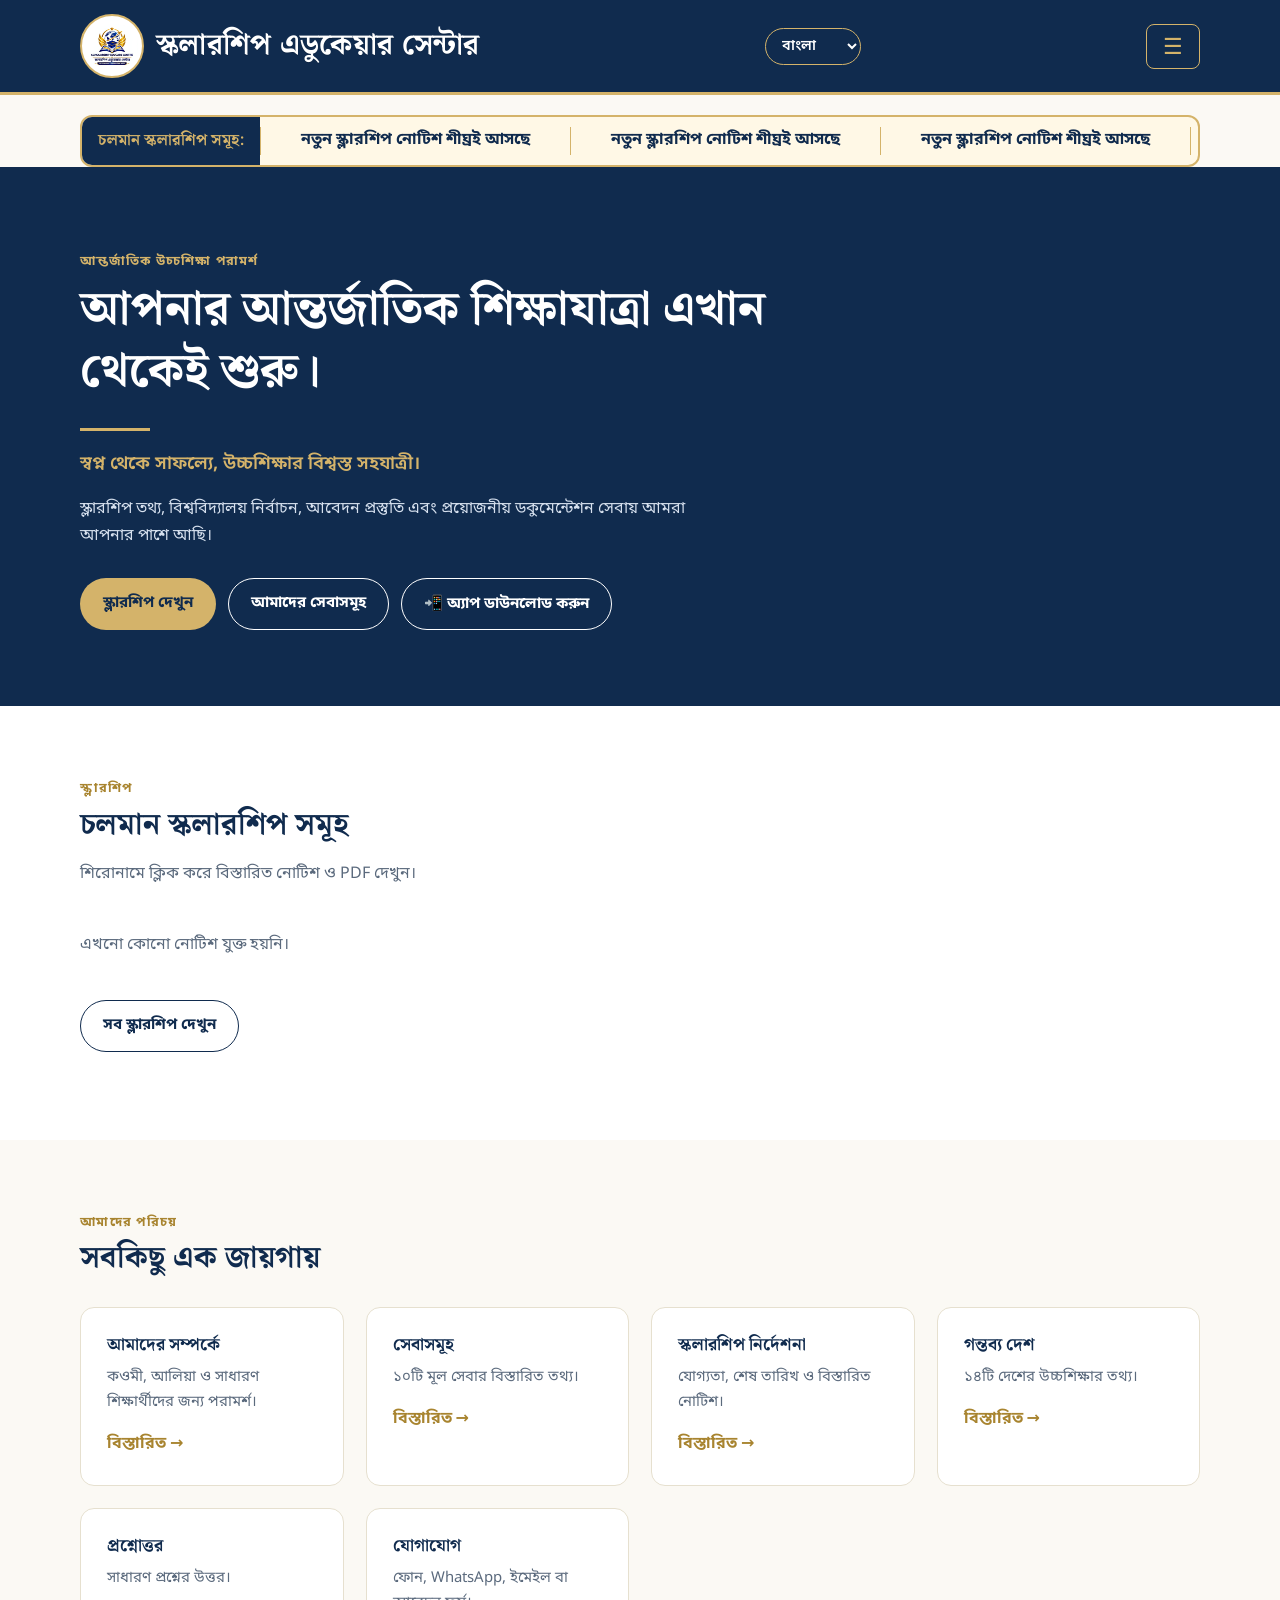
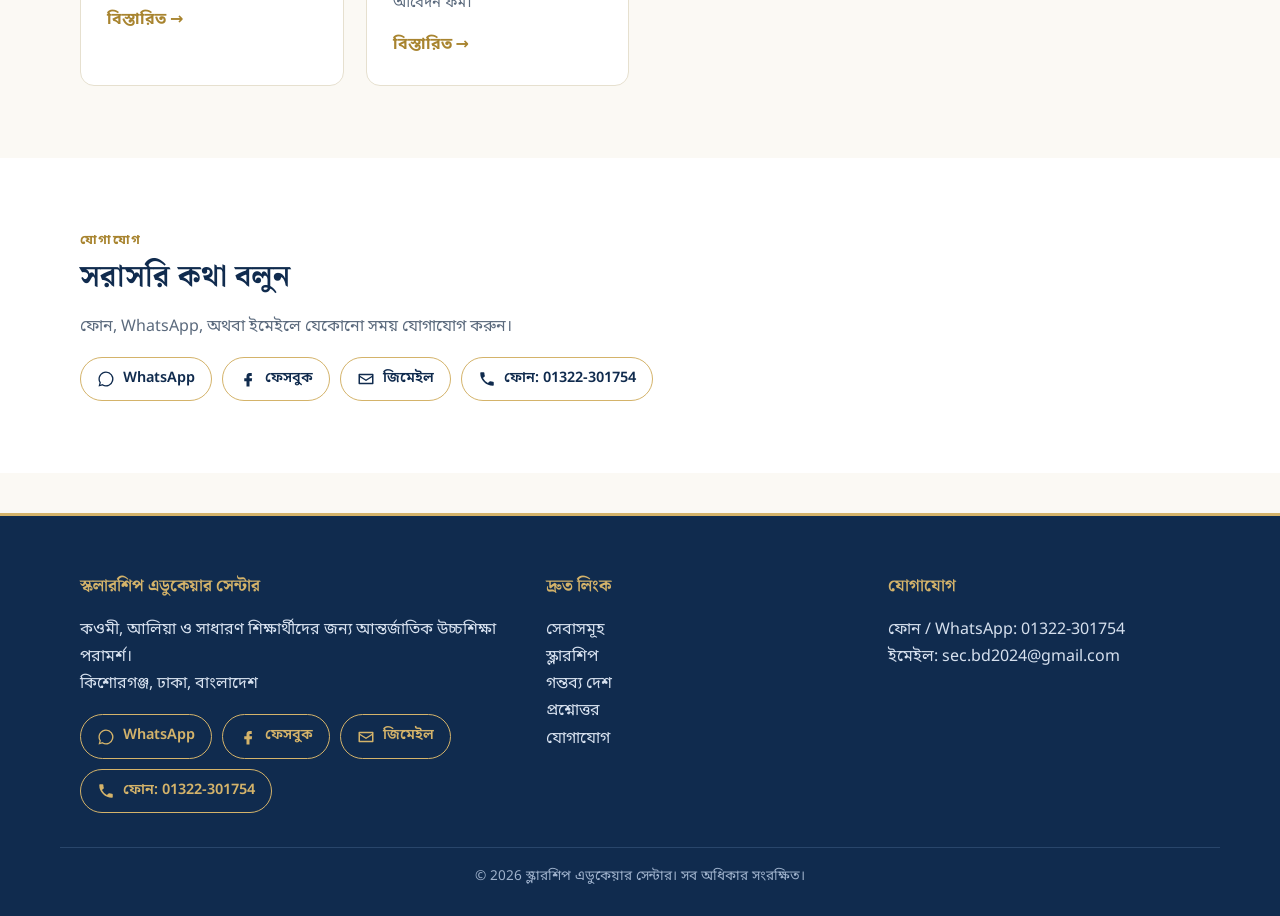
<file: index.html>
<!DOCTYPE html>
<html lang="bn"><head><meta charset="UTF-8"><meta name="viewport" content="width=device-width,initial-scale=1,viewport-fit=cover"><meta name="theme-color" content="#102B4E"><link rel="manifest" href="manifest.json"><link rel="apple-touch-icon" href="icon-192.png"><link href="https://fonts.googleapis.com/css2?family=Noto+Sans+Bengali:wght@400;600;700&family=Noto+Serif+Bengali:wght@600;700&display=swap" rel="stylesheet"><link rel="stylesheet" href="style.css"><title>উচ্চশিক্ষার বিশ্বস্ত সহযাত্রী | স্কলারশিপ এডুকেয়ার সেন্টার</title><meta name="description" content="স্কলারশিপ এডুকেয়ার সেন্টার: স্কলারশিপ নির্দেশনা, বিশ্ববিদ্যালয় নির্বাচন, ডকুমেন্ট প্রস্তুতি ও আবেদন সহায়তা।"></head>
<body>

<section class="hero"><div class="wrap">
<p class="eyebrow" style="color:#D4B36A">আন্তর্জাতিক উচ্চশিক্ষা পরামর্শ</p>
<h1>আপনার আন্তর্জাতিক শিক্ষাযাত্রা এখান থেকেই শুরু।</h1>
<div class="gold-line"></div>
<p class="sub">স্বপ্ন থেকে সাফল্যে, উচ্চশিক্ষার বিশ্বস্ত সহযাত্রী।</p>
<p>স্কলারশিপ তথ্য, বিশ্ববিদ্যালয় নির্বাচন, আবেদন প্রস্তুতি এবং প্রয়োজনীয় ডকুমেন্টেশন সেবায় আমরা আপনার পাশে আছি।</p>
<div class="hero-actions">
<a class="btn btn-gold" href="scholarships.html">স্কলারশিপ দেখুন</a>
<a class="btn btn-light" href="services.html">আমাদের সেবাসমূহ</a>
<button class="btn btn-light" id="installBtn" type="button">📲 অ্যাপ ডাউনলোড করুন</button>
</div></div></section>
<section class="block alt"><div class="wrap">
<p class="eyebrow">স্কলারশিপ</p><h2>চলমান স্কলারশিপ সমূহ</h2>
<p class="lead">শিরোনামে ক্লিক করে বিস্তারিত নোটিশ ও PDF দেখুন।</p>
<div class="grid" id="noticeList" data-limit="3"></div>
<p style="margin-top:24px"><a class="btn btn-line" href="scholarships.html">সব স্কলারশিপ দেখুন</a></p>
</div></section>
<section class="block"><div class="wrap">
<p class="eyebrow">আমাদের পরিচয়</p><h2>সবকিছু এক জায়গায়</h2>
<div class="grid">
<a class="card" href="about.html"><h3>আমাদের সম্পর্কে</h3><p>কওমী, আলিয়া ও সাধারণ শিক্ষার্থীদের জন্য পরামর্শ।</p><span class="more">বিস্তারিত →</span></a>
<a class="card" href="services.html"><h3>সেবাসমূহ</h3><p>১০টি মূল সেবার বিস্তারিত তথ্য।</p><span class="more">বিস্তারিত →</span></a>
<a class="card" href="scholarships.html"><h3>স্কলারশিপ নির্দেশনা</h3><p>যোগ্যতা, শেষ তারিখ ও বিস্তারিত নোটিশ।</p><span class="more">বিস্তারিত →</span></a>
<a class="card" href="destinations.html"><h3>গন্তব্য দেশ</h3><p>১৪টি দেশের উচ্চশিক্ষার তথ্য।</p><span class="more">বিস্তারিত →</span></a>
<a class="card" href="faq.html"><h3>প্রশ্নোত্তর</h3><p>সাধারণ প্রশ্নের উত্তর।</p><span class="more">বিস্তারিত →</span></a>
<a class="card" href="contact.html"><h3>যোগাযোগ</h3><p>ফোন, WhatsApp, ইমেইল বা আবেদন ফর্ম।</p><span class="more">বিস্তারিত →</span></a>
</div></div></section>
<section class="block alt"><div class="wrap">
<p class="eyebrow">যোগাযোগ</p><h2>সরাসরি কথা বলুন</h2>
<p class="lead">ফোন, WhatsApp, অথবা ইমেইলে যেকোনো সময় যোগাযোগ করুন।</p>
<div data-social></div>
</div></section>
<script src="common.js"></script>
</body></html>
</file>
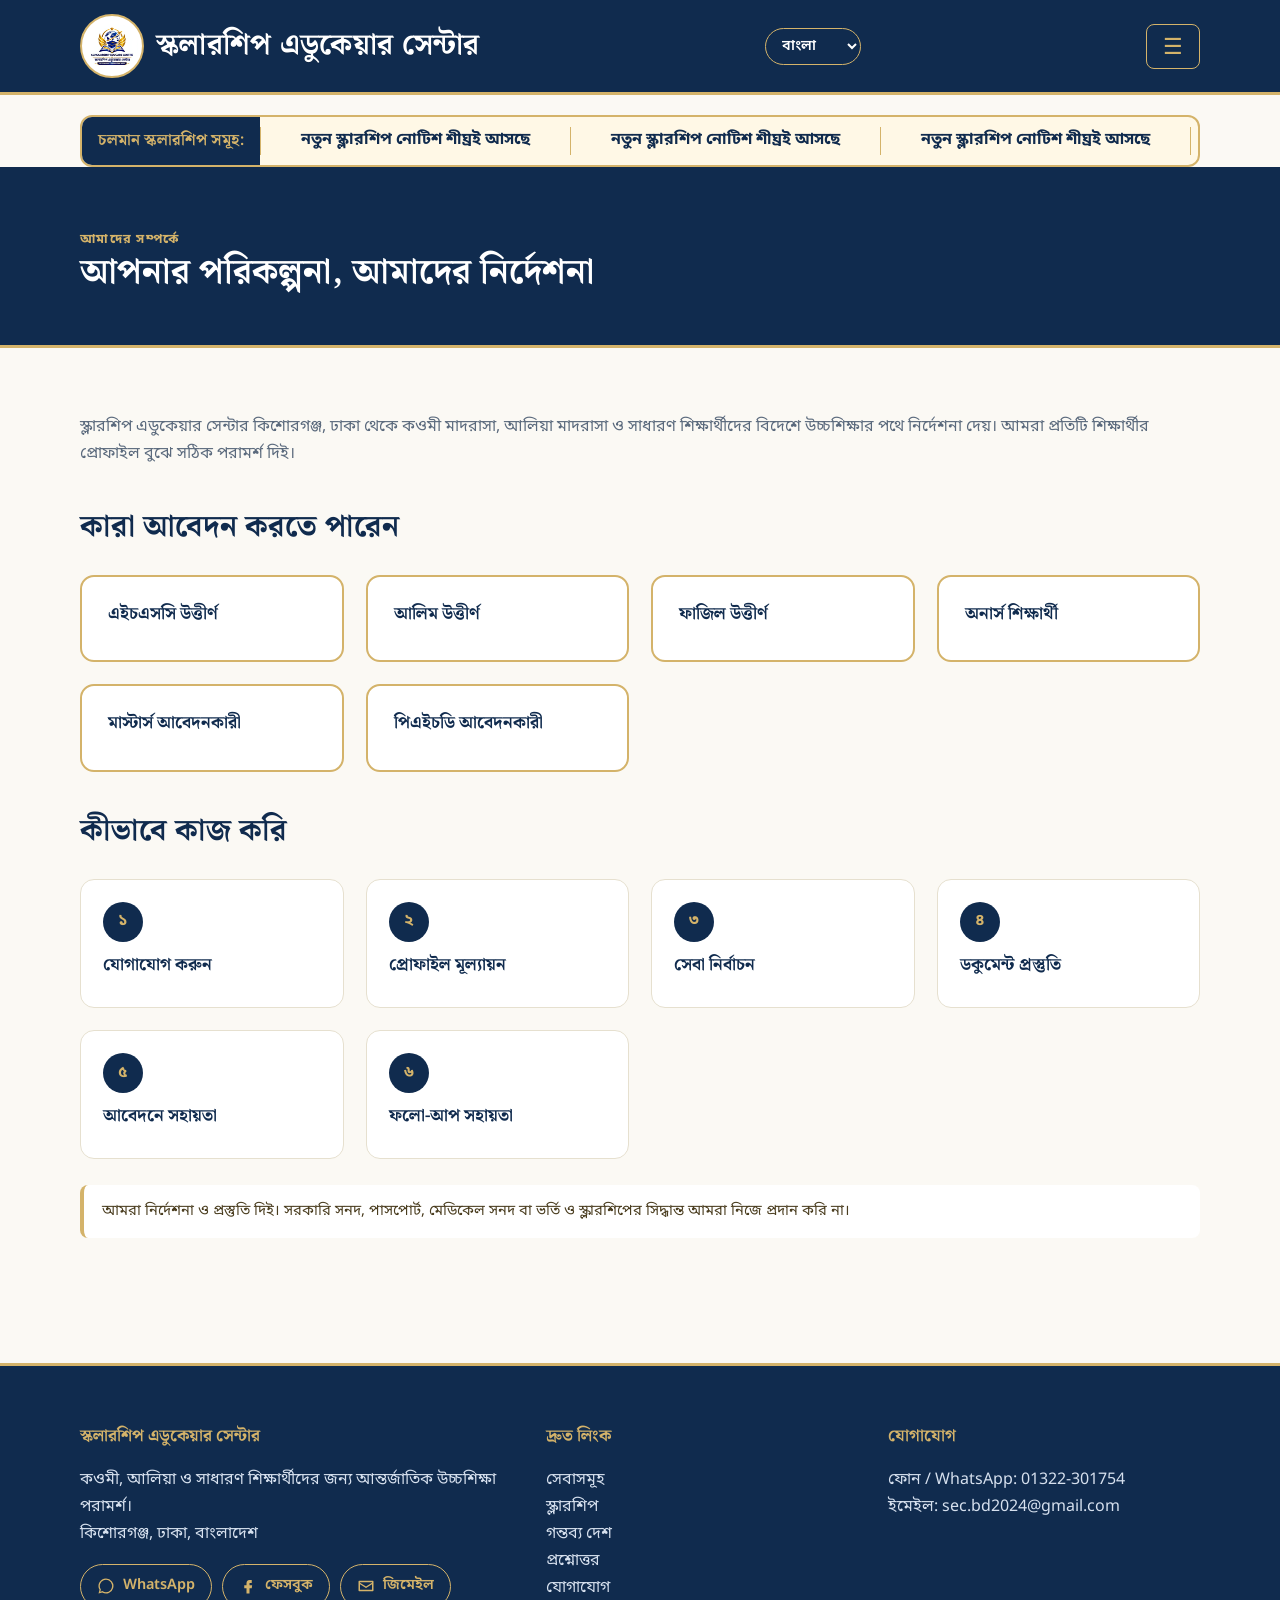
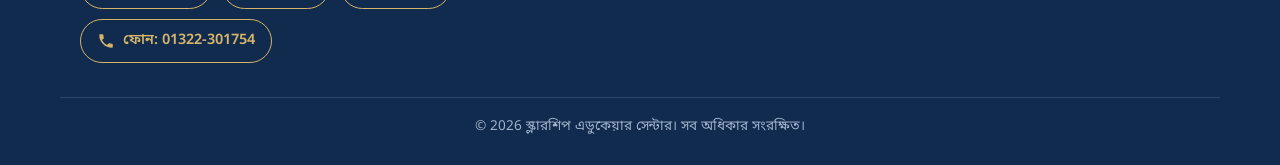
<file: about.html>
<!DOCTYPE html>
<html lang="bn"><head><meta charset="UTF-8"><meta name="viewport" content="width=device-width,initial-scale=1,viewport-fit=cover"><meta name="theme-color" content="#102B4E"><link rel="manifest" href="manifest.json"><link rel="apple-touch-icon" href="icon-192.png"><link href="https://fonts.googleapis.com/css2?family=Noto+Sans+Bengali:wght@400;600;700&family=Noto+Serif+Bengali:wght@600;700&display=swap" rel="stylesheet"><link rel="stylesheet" href="style.css"><title>আমাদের সম্পর্কে | স্কলারশিপ এডুকেয়ার সেন্টার</title><meta name="description" content="স্কলারশিপ এডুকেয়ার সেন্টার সম্পর্কে জানুন।"></head>
<body>

<div class="page-hd"><div class="wrap"><p class="eyebrow" style="color:#D4B36A">আমাদের সম্পর্কে</p><h1>আপনার পরিকল্পনা, আমাদের নির্দেশনা</h1></div></div>
<main class="content"><div class="wrap">
<p class="lead" style="max-width:none">স্কলারশিপ এডুকেয়ার সেন্টার কিশোরগঞ্জ, ঢাকা থেকে কওমী মাদরাসা, আলিয়া মাদরাসা ও সাধারণ শিক্ষার্থীদের বিদেশে উচ্চশিক্ষার পথে নির্দেশনা দেয়। আমরা প্রতিটি শিক্ষার্থীর প্রোফাইল বুঝে সঠিক পরামর্শ দিই।</p>
<h2 style="margin-top:40px">কারা আবেদন করতে পারেন</h2>
<div class="grid">
<div class="card gold"><h3>এইচএসসি উত্তীর্ণ</h3></div><div class="card gold"><h3>আলিম উত্তীর্ণ</h3></div><div class="card gold"><h3>ফাজিল উত্তীর্ণ</h3></div>
<div class="card gold"><h3>অনার্স শিক্ষার্থী</h3></div><div class="card gold"><h3>মাস্টার্স আবেদনকারী</h3></div><div class="card gold"><h3>পিএইচডি আবেদনকারী</h3></div>
</div>
<h2 style="margin-top:40px">কীভাবে কাজ করি</h2>
<div class="grid steps">
<div class="card"><span class="num">১</span><h3>যোগাযোগ করুন</h3></div><div class="card"><span class="num">২</span><h3>প্রোফাইল মূল্যায়ন</h3></div><div class="card"><span class="num">৩</span><h3>সেবা নির্বাচন</h3></div>
<div class="card"><span class="num">৪</span><h3>ডকুমেন্ট প্রস্তুতি</h3></div><div class="card"><span class="num">৫</span><h3>আবেদনে সহায়তা</h3></div><div class="card"><span class="num">৬</span><h3>ফলো-আপ সহায়তা</h3></div>
</div>
<p class="note">আমরা নির্দেশনা ও প্রস্তুতি দিই। সরকারি সনদ, পাসপোর্ট, মেডিকেল সনদ বা ভর্তি ও স্কলারশিপের সিদ্ধান্ত আমরা নিজে প্রদান করি না।</p>
</div></main>
<script src="common.js"></script>
</body></html>
</file>
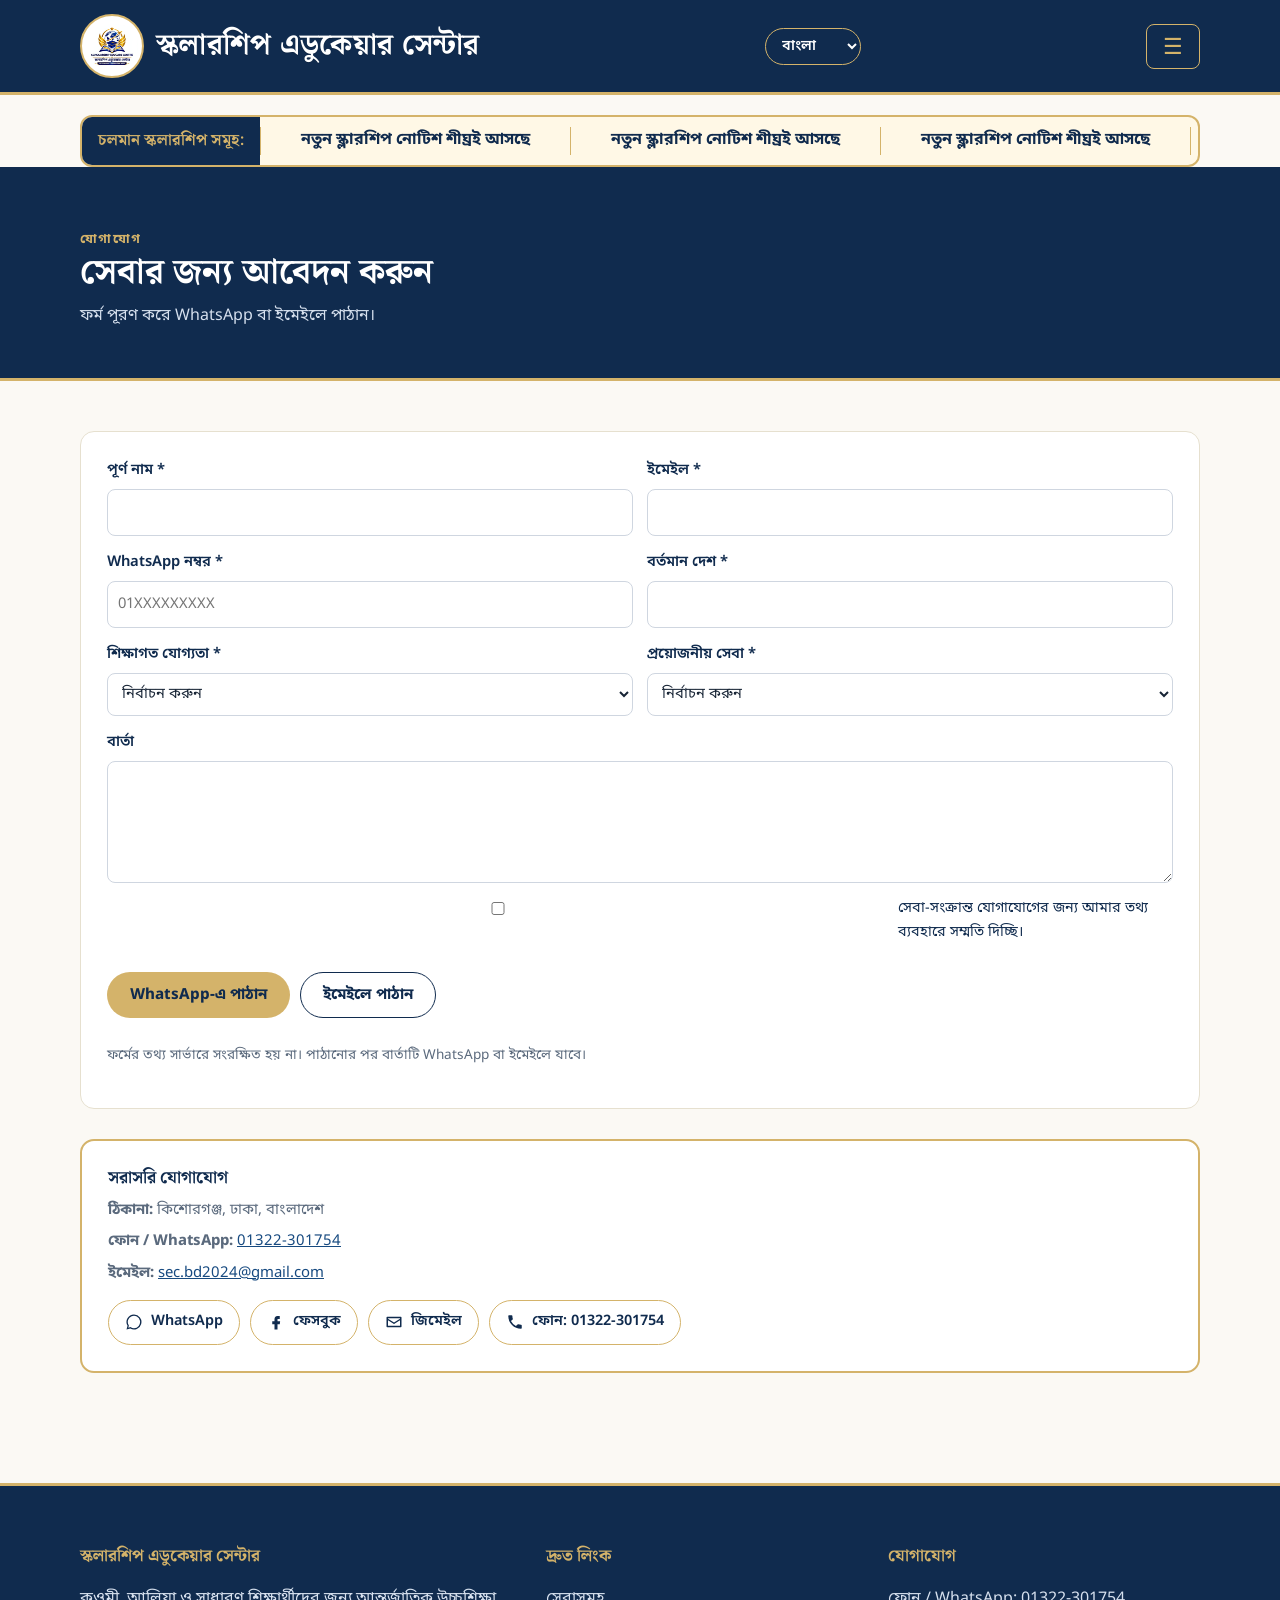
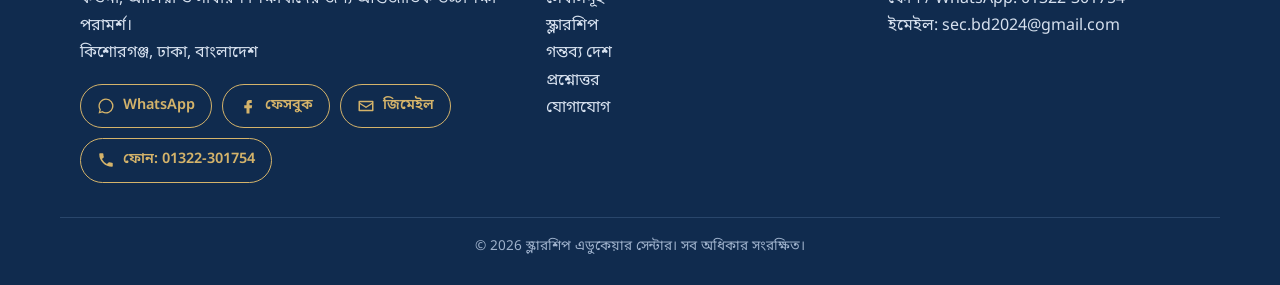
<file: contact.html>
<!DOCTYPE html>
<html lang="bn"><head><meta charset="UTF-8"><meta name="viewport" content="width=device-width,initial-scale=1,viewport-fit=cover"><meta name="theme-color" content="#102B4E"><link rel="manifest" href="manifest.json"><link rel="apple-touch-icon" href="icon-192.png"><link href="https://fonts.googleapis.com/css2?family=Noto+Sans+Bengali:wght@400;600;700&family=Noto+Serif+Bengali:wght@600;700&display=swap" rel="stylesheet"><link rel="stylesheet" href="style.css"><title>যোগাযোগ | স্কলারশিপ এডুকেয়ার সেন্টার</title><meta name="description" content="আবেদন ও যোগাযোগ: ফোন, WhatsApp, ইমেইল।"></head>
<body>

<div class="page-hd"><div class="wrap"><p class="eyebrow" style="color:#D4B36A">যোগাযোগ</p><h1>সেবার জন্য আবেদন করুন</h1><p>ফর্ম পূরণ করে WhatsApp বা ইমেইলে পাঠান।</p></div></div>
<main class="content"><div class="wrap" style="display:grid;gap:30px;grid-template-columns:1fr">
<form class="f" id="applyForm">
<div class="row2"><label>পূর্ণ নাম *<input name="name" required></label><label>ইমেইল *<input name="email" type="email" required></label></div>
<div class="row2"><label>WhatsApp নম্বর *<input name="phone" type="tel" required placeholder="01XXXXXXXXX"></label><label>বর্তমান দেশ *<input name="country" required></label></div>
<div class="row2"><label>শিক্ষাগত যোগ্যতা *<select name="edu" required><option value="">নির্বাচন করুন</option><option>এইচএসসি</option><option>আলিম</option><option>ফাজিল</option><option>অনার্স</option><option>মাস্টার্স</option><option>পিএইচডি</option></select></label>
<label>প্রয়োজনীয় সেবা *<select name="service" required><option value="">নির্বাচন করুন</option><option>স্কলারশিপ নির্দেশনা</option><option>বিশ্ববিদ্যালয় ও প্রোগ্রাম নির্বাচন</option><option>ডকুমেন্ট অনুবাদ ও নোটারি</option><option>সনদ প্রত্যয়ন ও ই-অ্যাপোস্টিল</option><option>LOI / মোটিভেশন লেটার / SOP</option><option>স্কিল সার্টিফিকেট সহায়তা</option><option>মেডিকেল সার্টিফিকেট সহায়তা</option><option>ইন্টারভিউ প্রস্তুতি</option><option>পাসপোর্ট ও ডকুমেন্ট প্রস্তুতি</option><option>অনলাইন আবেদন সহায়তা</option></select></label></div>
<label>বার্তা<textarea name="message" rows="4"></textarea></label>
<label class="check"><input type="checkbox" name="consent" required>সেবা-সংক্রান্ত যোগাযোগের জন্য আমার তথ্য ব্যবহারে সম্মতি দিচ্ছি।</label>
<div class="btns"><button class="btn btn-gold" type="button" id="waSend">WhatsApp-এ পাঠান</button><button class="btn btn-line" type="button" id="mailSend">ইমেইলে পাঠান</button></div>
<p class="lead" style="font-size:.85rem">ফর্মের তথ্য সার্ভারে সংরক্ষিত হয় না। পাঠানোর পর বার্তাটি WhatsApp বা ইমেইলে যাবে।</p>
</form>
<div class="card gold" style="cursor:default">
<h3>সরাসরি যোগাযোগ</h3>
<p><b>ঠিকানা:</b> কিশোরগঞ্জ, ঢাকা, বাংলাদেশ</p>
<p><b>ফোন / WhatsApp:</b> <a href="tel:+8801322301754">01322-301754</a></p>
<p><b>ইমেইল:</b> <a href="mailto:sec.bd2024@gmail.com">sec.bd2024@gmail.com</a></p>
<div data-social></div>
</div>
</div></main>
<script>
(function(){
  const f=document.getElementById("applyForm");
  const LB={bn:["সেবার অনুরোধ — স্কলারশিপ এডুকেয়ার সেন্টার","নাম: ","ইমেইল: ","WhatsApp: ","বর্তমান দেশ: ","শিক্ষাগত যোগ্যতা: ","প্রয়োজনীয় সেবা: ","বার্তা: "],en:["Service Request — Scholarship Educare Centre","Name: ","Email: ","WhatsApp: ","Current country: ","Education: ","Required service: ","Message: "],ar:["طلب خدمة — مركز سكولرشيب إديوكير","الاسم: ","البريد الإلكتروني: ","واتساب: ","الدولة الحالية: ","المؤهل الدراسي: ","الخدمة المطلوبة: ","الرسالة: "]};
  const lang=localStorage.getItem("sec_lang")||"bn";
  const msg=()=>{const d=new FormData(f);const b=LB[lang]||LB.bn;return [b[0],b[1]+d.get("name"),b[2]+d.get("email"),b[3]+d.get("phone"),b[4]+d.get("country"),b[5]+d.get("edu"),b[6]+d.get("service"),b[7]+(d.get("message")||"-")].join("\n");};
  document.getElementById("waSend").onclick=()=>{ if(!f.reportValidity())return; window.open("https://wa.me/8801322301754?text="+encodeURIComponent(msg()),"_blank","noopener"); };
  document.getElementById("mailSend").onclick=()=>{ if(!f.reportValidity())return; location.href="mailto:sec.bd2024@gmail.com?subject="+encodeURIComponent("সেবার অনুরোধ")+"&body="+encodeURIComponent(msg()); };
})();
</script>
<script src="common.js"></script>
</body></html>
</file>
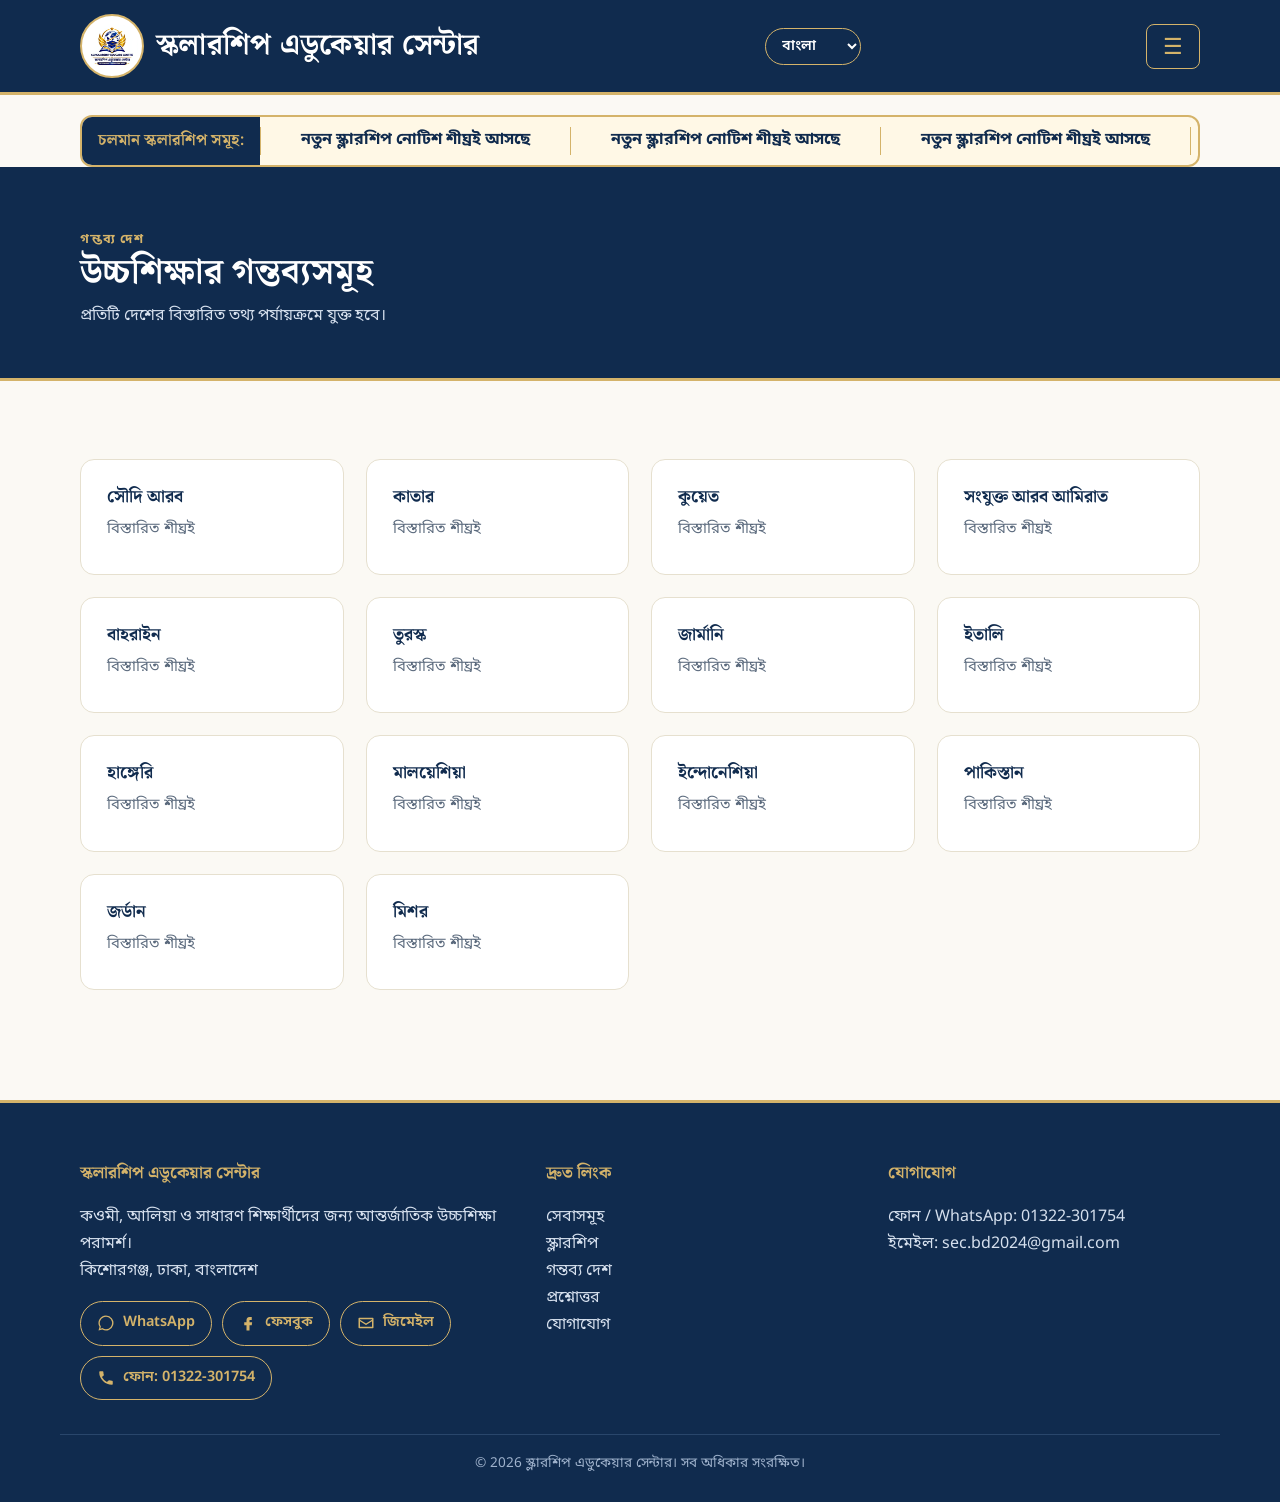
<file: destinations.html>
<!DOCTYPE html>
<html lang="bn"><head><meta charset="UTF-8"><meta name="viewport" content="width=device-width,initial-scale=1,viewport-fit=cover"><meta name="theme-color" content="#102B4E"><link rel="manifest" href="manifest.json"><link rel="apple-touch-icon" href="icon-192.png"><link href="https://fonts.googleapis.com/css2?family=Noto+Sans+Bengali:wght@400;600;700&family=Noto+Serif+Bengali:wght@600;700&display=swap" rel="stylesheet"><link rel="stylesheet" href="style.css"><title>গন্তব্য দেশ | স্কলারশিপ এডুকেয়ার সেন্টার</title><meta name="description" content="উচ্চশিক্ষার গন্তব্য দেশসমূহ।"></head>
<body>

<div class="page-hd"><div class="wrap"><p class="eyebrow" style="color:#D4B36A">গন্তব্য দেশ</p><h1>উচ্চশিক্ষার গন্তব্যসমূহ</h1><p>প্রতিটি দেশের বিস্তারিত তথ্য পর্যায়ক্রমে যুক্ত হবে।</p></div></div>
<main class="content"><div class="wrap"><div class="grid">
<div class="card"><h3>সৌদি আরব</h3><p>বিস্তারিত শীঘ্রই</p></div><div class="card"><h3>কাতার</h3><p>বিস্তারিত শীঘ্রই</p></div><div class="card"><h3>কুয়েত</h3><p>বিস্তারিত শীঘ্রই</p></div>
<div class="card"><h3>সংযুক্ত আরব আমিরাত</h3><p>বিস্তারিত শীঘ্রই</p></div><div class="card"><h3>বাহরাইন</h3><p>বিস্তারিত শীঘ্রই</p></div><div class="card"><h3>তুরস্ক</h3><p>বিস্তারিত শীঘ্রই</p></div>
<div class="card"><h3>জার্মানি</h3><p>বিস্তারিত শীঘ্রই</p></div><div class="card"><h3>ইতালি</h3><p>বিস্তারিত শীঘ্রই</p></div><div class="card"><h3>হাঙ্গেরি</h3><p>বিস্তারিত শীঘ্রই</p></div>
<div class="card"><h3>মালয়েশিয়া</h3><p>বিস্তারিত শীঘ্রই</p></div><div class="card"><h3>ইন্দোনেশিয়া</h3><p>বিস্তারিত শীঘ্রই</p></div><div class="card"><h3>পাকিস্তান</h3><p>বিস্তারিত শীঘ্রই</p></div>
<div class="card"><h3>জর্ডান</h3><p>বিস্তারিত শীঘ্রই</p></div><div class="card"><h3>মিশর</h3><p>বিস্তারিত শীঘ্রই</p></div>
</div></div></main>
<script src="common.js"></script>
</body></html>
</file>
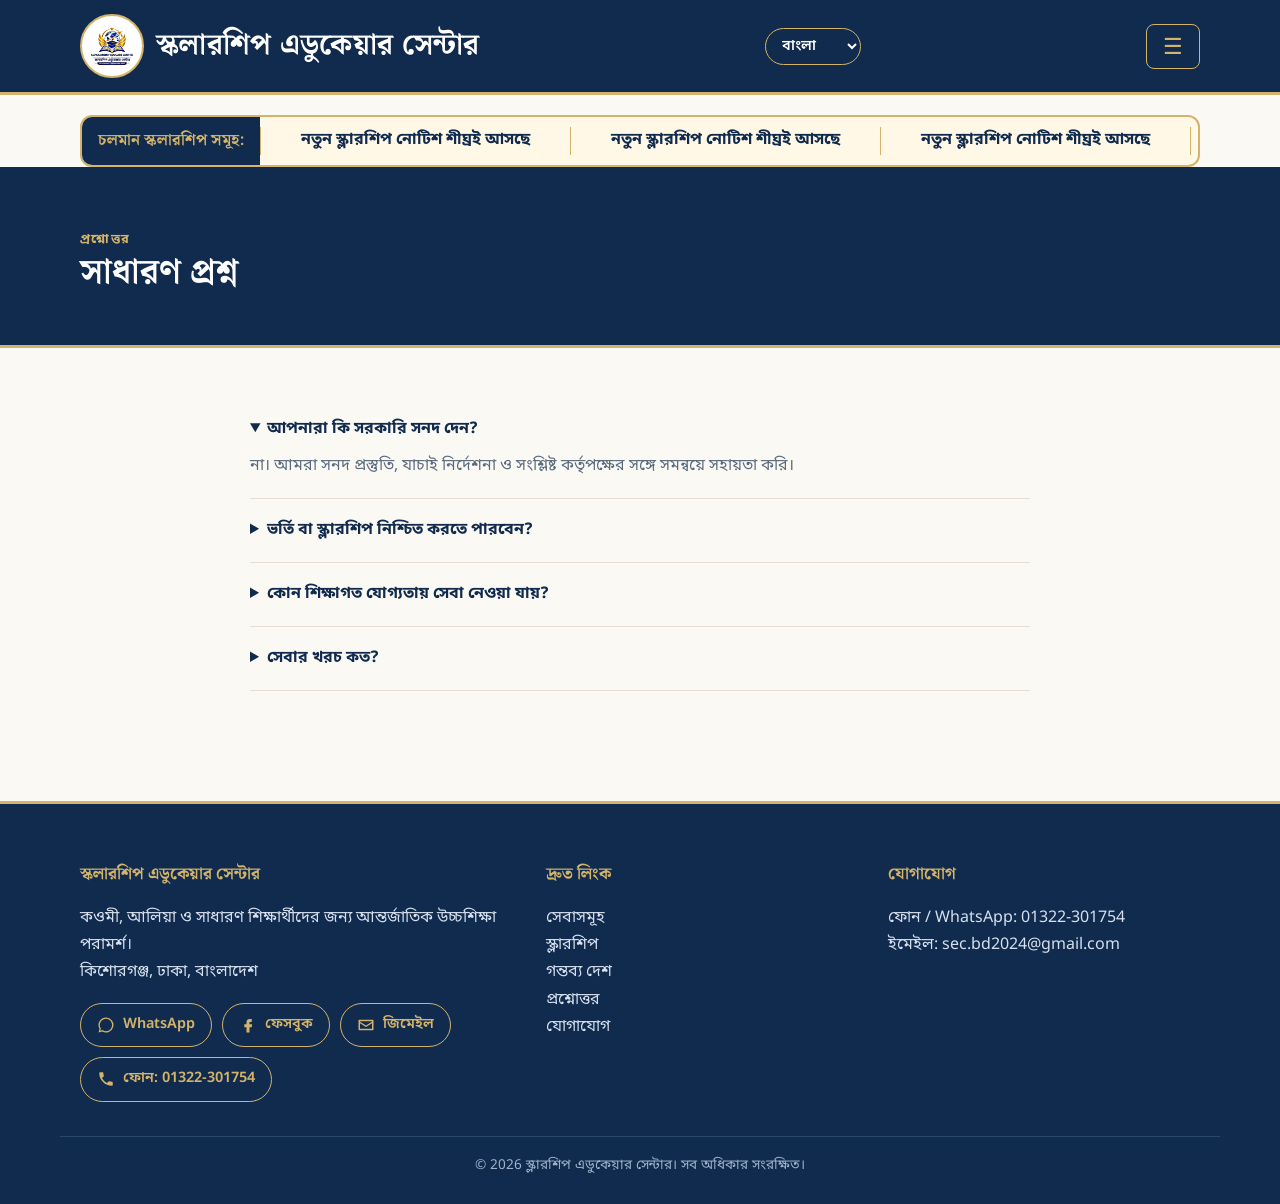
<file: faq.html>
<!DOCTYPE html>
<html lang="bn"><head><meta charset="UTF-8"><meta name="viewport" content="width=device-width,initial-scale=1,viewport-fit=cover"><meta name="theme-color" content="#102B4E"><link rel="manifest" href="manifest.json"><link rel="apple-touch-icon" href="icon-192.png"><link href="https://fonts.googleapis.com/css2?family=Noto+Sans+Bengali:wght@400;600;700&family=Noto+Serif+Bengali:wght@600;700&display=swap" rel="stylesheet"><link rel="stylesheet" href="style.css"><title>প্রশ্নোত্তর | স্কলারশিপ এডুকেয়ার সেন্টার</title><meta name="description" content="স্কলারশিপ এডুকেয়ার সেন্টারের সাধারণ প্রশ্নের উত্তর।"></head>
<body>

<div class="page-hd"><div class="wrap"><p class="eyebrow" style="color:#D4B36A">প্রশ্নোত্তর</p><h1>সাধারণ প্রশ্ন</h1></div></div>
<main class="content"><div class="wrap" style="max-width:820px"><div class="faq">
<details open><summary>আপনারা কি সরকারি সনদ দেন?</summary><p>না। আমরা সনদ প্রস্তুতি, যাচাই নির্দেশনা ও সংশ্লিষ্ট কর্তৃপক্ষের সঙ্গে সমন্বয়ে সহায়তা করি।</p></details>
<details><summary>ভর্তি বা স্কলারশিপ নিশ্চিত করতে পারবেন?</summary><p>না। ভর্তি ও স্কলারশিপের সিদ্ধান্ত সংশ্লিষ্ট বিশ্ববিদ্যালয় বা প্রতিষ্ঠানের।</p></details>
<details><summary>কোন শিক্ষাগত যোগ্যতায় সেবা নেওয়া যায়?</summary><p>এইচএসসি, আলিম, ফাজিল, অনার্স, মাস্টার্স ও পিএইচডি সবার জন্য। যোগ্যতা প্রোফাইল দেখে জানানো হয়।</p></details>
<details><summary>সেবার খরচ কত?</summary><p>সেবার ধরন অনুযায়ী ভিন্ন। যোগাযোগ করে সঠিক তথ্য নিন।</p></details>
</div></div></main>
<script src="common.js"></script>
</body></html>
</file>
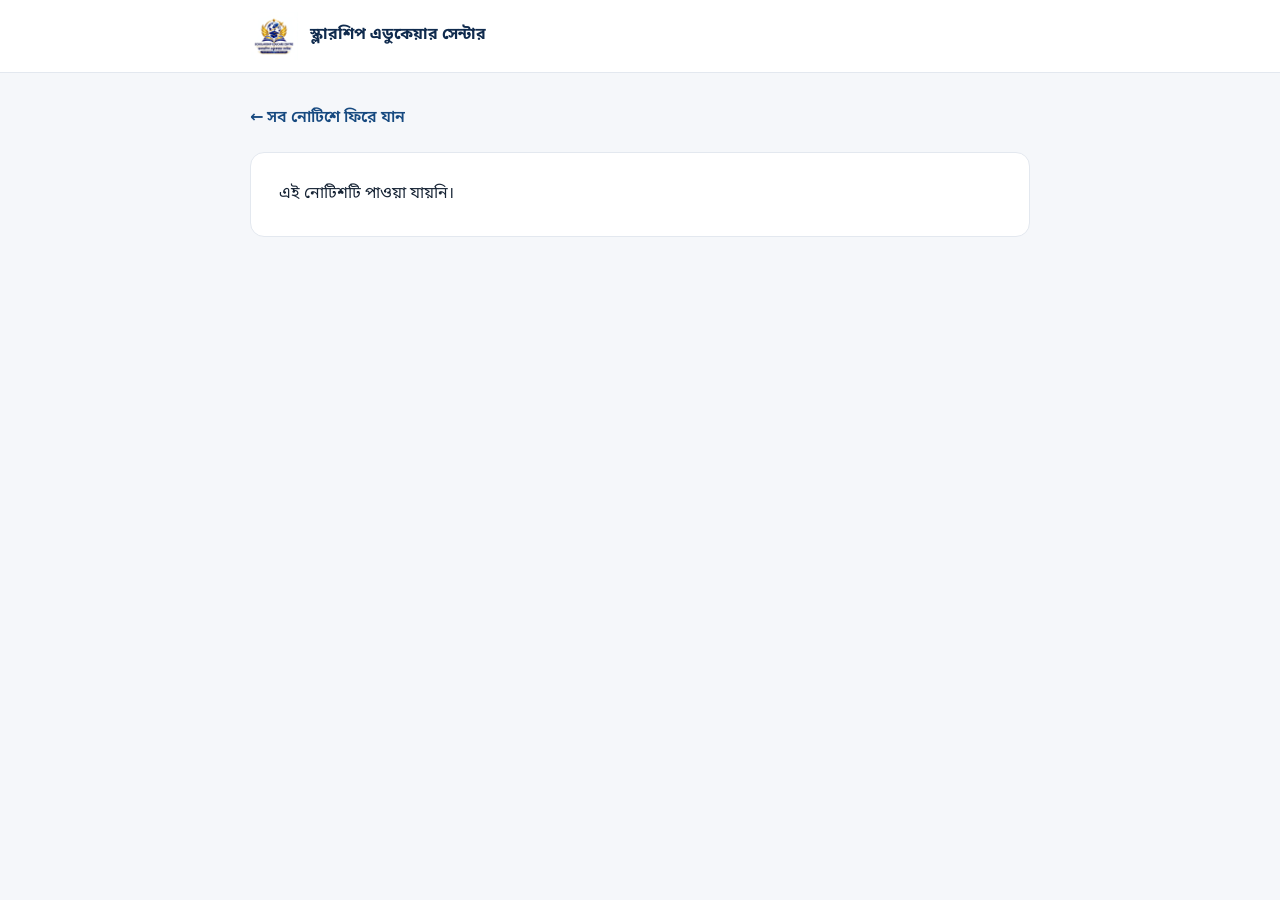
<file: notice.html>
<!DOCTYPE html>
<html lang="bn">
<head>
<meta charset="UTF-8">
<meta name="viewport" content="width=device-width, initial-scale=1">
<title>স্কলারশিপ নোটিশ | Scholarship Educare Centre</title>
<meta name="theme-color" content="#102B4E">
<link rel="manifest" href="manifest.json">
<link href="https://fonts.googleapis.com/css2?family=Noto+Sans+Bengali:wght@400;600;700&display=swap" rel="stylesheet">
<style>
:root{--navy:#102B4E;--royal:#174A80;--gold:#D4B36A;--soft:#F5F7FA;--text:#182536;--line:#E3E8EF}
*{box-sizing:border-box;margin:0;padding:0}
body{font-family:"Noto Sans Bengali",system-ui,sans-serif;color:var(--text);background:var(--soft);line-height:1.7}
header{background:#fff;border-bottom:1px solid var(--line)}
.wrap{max-width:820px;margin:0 auto;padding:0 20px}
.head{display:flex;align-items:center;gap:12px;height:72px}
.head img{width:48px;height:48px;object-fit:contain}
.head strong{color:var(--navy);font-size:1rem}
main{padding:32px 0 60px}
.back{display:inline-block;margin-bottom:20px;color:var(--royal);text-decoration:none;font-weight:600}
.box{background:#fff;border:1px solid var(--line);border-radius:14px;padding:28px}
h1{color:var(--navy);font-size:1.5rem;line-height:1.4;margin-bottom:16px}
dl{display:grid;grid-template-columns:auto 1fr;gap:8px 16px;margin:16px 0 22px;font-size:.95rem}
dt{font-weight:700;color:var(--navy)}
dd{margin:0}
.summary{white-space:pre-line;margin:18px 0 24px;font-size:1rem}
.btns{display:flex;flex-wrap:wrap;gap:12px}
.btn{display:inline-flex;align-items:center;padding:12px 20px;border-radius:8px;font-weight:700;text-decoration:none;font-family:inherit;font-size:.95rem}
.btn-navy{background:var(--navy);color:#fff}
.btn-gold{background:var(--gold);color:var(--navy)}
.note{margin-top:24px;font-size:.85rem;color:#5b6a7d}
</style>
</head>
<body>
<header><div class="wrap head"><img src="logo-web.jpg" alt="Scholarship Educare Centre logo"><strong>স্কলারশিপ এডুকেয়ার সেন্টার</strong></div></header>
<main>
<div class="wrap">
  <a class="back" href="index.html#scholarships">← সব নোটিশে ফিরে যান</a>
  <div class="box" id="content"><p>লোড হচ্ছে...</p></div>
</div>
</main>
<script>
(async function(){
  const box=document.getElementById('content');
  const id=new URLSearchParams(location.search).get('id');
  let list=[];
  try{ const r=await fetch('notices.json',{cache:'no-store'}); list=await r.json(); }catch(e){}
  const n=list.find(x=>x.id===id);
  box.textContent='';
  if(!n){ const p=document.createElement('p'); p.textContent='এই নোটিশটি পাওয়া যায়নি।'; box.appendChild(p); return; }

  const h=document.createElement('h1'); h.textContent=n.title; box.appendChild(h);

  const dl=document.createElement('dl');
  [['তারিখ',n.date],['বিশ্ববিদ্যালয়',n.university],['দেশ',n.country],['শেষ তারিখ',n.deadline]].forEach(([k,v])=>{
    if(!v) return;
    const dt=document.createElement('dt'); dt.textContent=k;
    const dd=document.createElement('dd'); dd.textContent=v;
    dl.append(dt,dd);
  });
  box.appendChild(dl);

  if(n.summary){ const s=document.createElement('div'); s.className='summary'; s.textContent=n.summary; box.appendChild(s); }

  if(n.pdf){
    const row=document.createElement('div'); row.className='btns';
    const view=document.createElement('a'); view.className='btn btn-navy'; view.href=n.pdf; view.target='_blank'; view.rel='noopener'; view.textContent='PDF দেখুন';
    const dlb=document.createElement('a'); dlb.className='btn btn-gold'; dlb.href=n.pdf; dlb.setAttribute('download',''); dlb.textContent='PDF ডাউনলোড করুন';
    row.append(view,dlb); box.appendChild(row);
  }

  const note=document.createElement('p'); note.className='note';
  note.textContent='সর্বশেষ ও সঠিক তথ্যের জন্য সংশ্লিষ্ট বিশ্ববিদ্যালয়ের অফিসিয়াল ঘোষণা যাচাই করুন।';
  box.appendChild(note);
})();
</script>
</body>
</html>
</file>
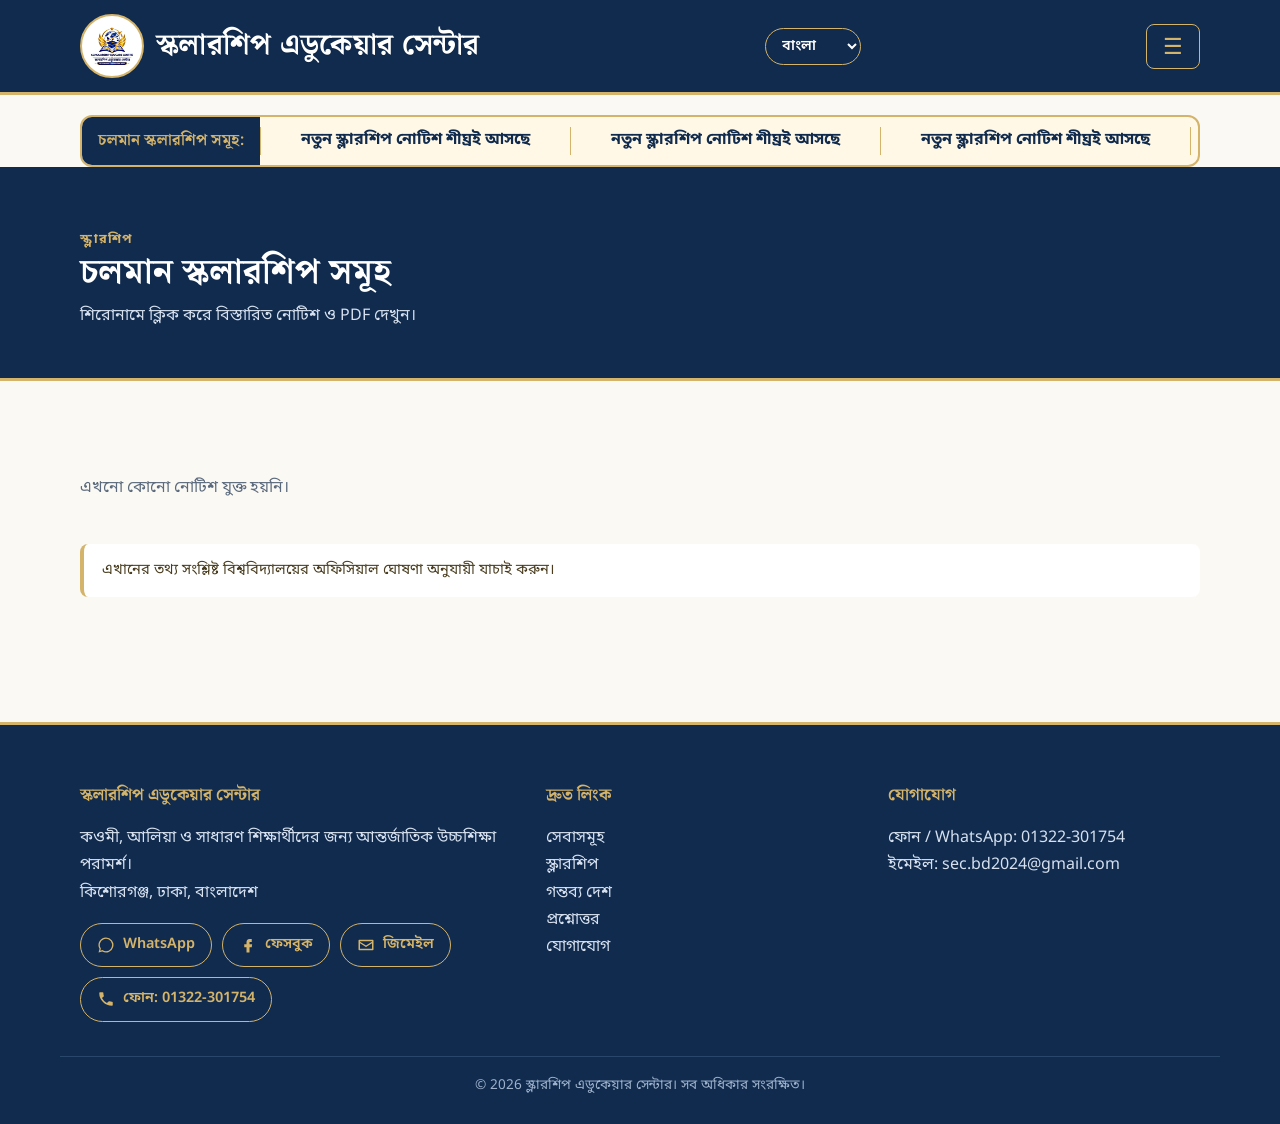
<file: scholarships.html>
<!DOCTYPE html>
<html lang="bn"><head><meta charset="UTF-8"><meta name="viewport" content="width=device-width,initial-scale=1,viewport-fit=cover"><meta name="theme-color" content="#102B4E"><link rel="manifest" href="manifest.json"><link rel="apple-touch-icon" href="icon-192.png"><link href="https://fonts.googleapis.com/css2?family=Noto+Sans+Bengali:wght@400;600;700&family=Noto+Serif+Bengali:wght@600;700&display=swap" rel="stylesheet"><link rel="stylesheet" href="style.css"><title>স্কলারশিপ | স্কলারশিপ এডুকেয়ার সেন্টার</title><meta name="description" content="চলমান স্কলারশিপের নোটিশ ও বিস্তারিত তথ্য।"></head>
<body>

<div class="page-hd"><div class="wrap"><p class="eyebrow" style="color:#D4B36A">স্কলারশিপ</p><h1>চলমান স্কলারশিপ সমূহ</h1><p>শিরোনামে ক্লিক করে বিস্তারিত নোটিশ ও PDF দেখুন।</p></div></div>
<main class="content"><div class="wrap">
<div class="grid" id="noticeList"></div>
<p class="note">এখানের তথ্য সংশ্লিষ্ট বিশ্ববিদ্যালয়ের অফিসিয়াল ঘোষণা অনুযায়ী যাচাই করুন।</p>
</div></main>
<script src="common.js"></script>
</body></html>
</file>
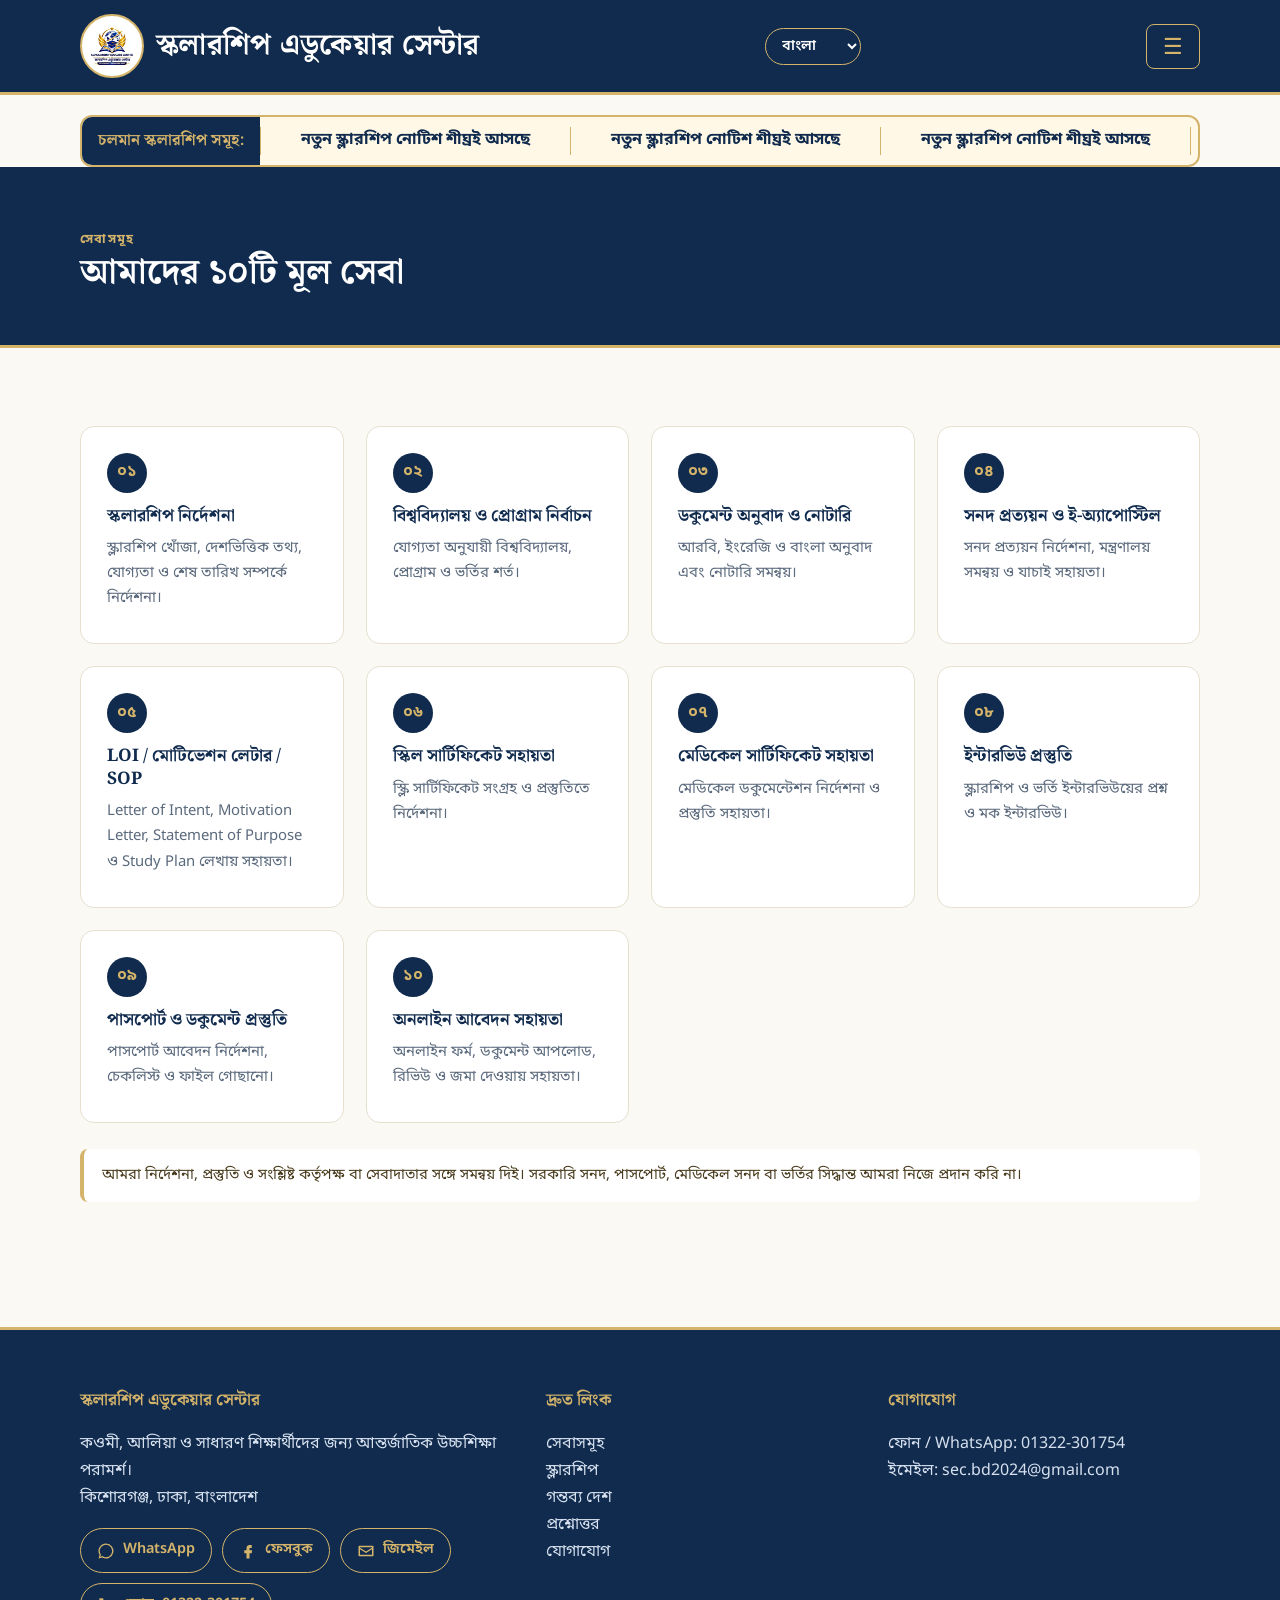
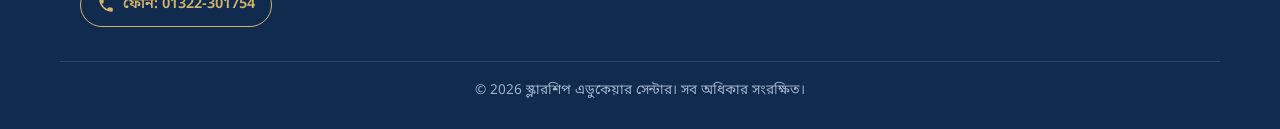
<file: services.html>
<!DOCTYPE html>
<html lang="bn"><head><meta charset="UTF-8"><meta name="viewport" content="width=device-width,initial-scale=1,viewport-fit=cover"><meta name="theme-color" content="#102B4E"><link rel="manifest" href="manifest.json"><link rel="apple-touch-icon" href="icon-192.png"><link href="https://fonts.googleapis.com/css2?family=Noto+Sans+Bengali:wght@400;600;700&family=Noto+Serif+Bengali:wght@600;700&display=swap" rel="stylesheet"><link rel="stylesheet" href="style.css"><title>সেবাসমূহ | স্কলারশিপ এডুকেয়ার সেন্টার</title><meta name="description" content="স্কলারশিপ এডুকেয়ার সেন্টারের ১০টি মূল সেবা।"></head>
<body>

<div class="page-hd"><div class="wrap"><p class="eyebrow" style="color:#D4B36A">সেবাসমূহ</p><h1>আমাদের ১০টি মূল সেবা</h1></div></div>
<main class="content"><div class="wrap">
<div class="grid">
<div class="card"><span class="num">০১</span><h3>স্কলারশিপ নির্দেশনা</h3><p>স্কলারশিপ খোঁজা, দেশভিত্তিক তথ্য, যোগ্যতা ও শেষ তারিখ সম্পর্কে নির্দেশনা।</p></div>
<div class="card"><span class="num">০২</span><h3>বিশ্ববিদ্যালয় ও প্রোগ্রাম নির্বাচন</h3><p>যোগ্যতা অনুযায়ী বিশ্ববিদ্যালয়, প্রোগ্রাম ও ভর্তির শর্ত।</p></div>
<div class="card"><span class="num">০৩</span><h3>ডকুমেন্ট অনুবাদ ও নোটারি</h3><p>আরবি, ইংরেজি ও বাংলা অনুবাদ এবং নোটারি সমন্বয়।</p></div>
<div class="card"><span class="num">০৪</span><h3>সনদ প্রত্যয়ন ও ই-অ্যাপোস্টিল</h3><p>সনদ প্রত্যয়ন নির্দেশনা, মন্ত্রণালয় সমন্বয় ও যাচাই সহায়তা।</p></div>
<div class="card"><span class="num">০৫</span><h3>LOI / মোটিভেশন লেটার / SOP</h3><p>Letter of Intent, Motivation Letter, Statement of Purpose ও Study Plan লেখায় সহায়তা।</p></div>
<div class="card"><span class="num">০৬</span><h3>স্কিল সার্টিফিকেট সহায়তা</h3><p>স্কিল সার্টিফিকেট সংগ্রহ ও প্রস্তুতিতে নির্দেশনা।</p></div>
<div class="card"><span class="num">০৭</span><h3>মেডিকেল সার্টিফিকেট সহায়তা</h3><p>মেডিকেল ডকুমেন্টেশন নির্দেশনা ও প্রস্তুতি সহায়তা।</p></div>
<div class="card"><span class="num">০৮</span><h3>ইন্টারভিউ প্রস্তুতি</h3><p>স্কলারশিপ ও ভর্তি ইন্টারভিউয়ের প্রশ্ন ও মক ইন্টারভিউ।</p></div>
<div class="card"><span class="num">০৯</span><h3>পাসপোর্ট ও ডকুমেন্ট প্রস্তুতি</h3><p>পাসপোর্ট আবেদন নির্দেশনা, চেকলিস্ট ও ফাইল গোছানো।</p></div>
<div class="card"><span class="num">১০</span><h3>অনলাইন আবেদন সহায়তা</h3><p>অনলাইন ফর্ম, ডকুমেন্ট আপলোড, রিভিউ ও জমা দেওয়ায় সহায়তা।</p></div>
</div>
<p class="note">আমরা নির্দেশনা, প্রস্তুতি ও সংশ্লিষ্ট কর্তৃপক্ষ বা সেবাদাতার সঙ্গে সমন্বয় দিই। সরকারি সনদ, পাসপোর্ট, মেডিকেল সনদ বা ভর্তির সিদ্ধান্ত আমরা নিজে প্রদান করি না।</p>
</div></main>
<script src="common.js"></script>
</body></html>
</file>
<file: style.css>
:root{--navy:#102B4E;--royal:#174A80;--gold:#D4B36A;--gold-d:#A8842F;--ivory:#FBF9F4;--text:#182536;--muted:#5b6a7d;--line:#e6e0cf}
*{box-sizing:border-box}
body{margin:0;font-family:"Noto Sans Bengali",system-ui,sans-serif;color:var(--text);background:var(--ivory);line-height:1.7}
h1,h2,h3{font-family:"Noto Serif Bengali",serif;color:var(--navy);margin:0 0 .5em;line-height:1.3}
h2{font-size:clamp(1.4rem,3vw,1.9rem)}
a{color:var(--royal)}
.wrap{max-width:1160px;margin:0 auto;padding:0 20px}
header.site{background:var(--navy);color:#fff;position:sticky;top:0;z-index:50;border-bottom:3px solid var(--gold)}
.hd{display:flex;align-items:center;justify-content:space-between;height:80px;gap:14px;position:relative}
.brand{display:flex;align-items:center;gap:10px;color:#fff;text-decoration:none;font-family:"Noto Serif Bengali",serif;font-weight:700;font-size:1.02rem}
.brand img{width:52px;height:52px;object-fit:contain;background:#fff;border-radius:50%;padding:3px}
nav ul{display:flex;gap:4px;list-style:none;margin:0;padding:0;align-items:center;flex-wrap:wrap}
nav a{color:#e5ecf6;text-decoration:none;padding:8px 10px;border-radius:6px;font-size:.92rem;display:block}
nav a:hover,nav a.active{color:var(--gold)}
.soon{font-size:.72rem;border:1px solid var(--gold);color:var(--gold);border-radius:999px;padding:2px 9px;margin-left:6px}
.menu-btn{display:none;background:none;border:1px solid var(--gold);color:var(--gold);border-radius:8px;padding:6px 12px;font-size:1.1rem;cursor:pointer}
.btn{display:inline-flex;align-items:center;gap:8px;padding:12px 22px;border-radius:999px;font-weight:700;text-decoration:none;font-family:inherit;font-size:.95rem;border:1.5px solid transparent;cursor:pointer}
.btn-gold{background:var(--gold);color:var(--navy)}
.btn-gold:hover{background:#e2c77f}
.btn-line{border-color:var(--navy);color:var(--navy);background:transparent}
.btn-line:hover{background:var(--navy);color:#fff}
.btn-light{border-color:#fff;color:#fff;background:transparent}
.btn-light:hover{background:#fff;color:var(--navy)}
.ticker-wrap{padding-top:20px}
.ticker{display:flex;align-items:center;border:2px solid var(--gold);border-radius:12px;overflow:hidden;height:52px;background:#fff8e6}
.tk-label{background:var(--navy);color:var(--gold);font-weight:700;padding:0 16px;height:100%;display:flex;align-items:center;white-space:nowrap;font-family:"Noto Serif Bengali",serif;flex-shrink:0}
.tk-wrap{flex:1;overflow:hidden;white-space:nowrap;height:100%;display:flex;align-items:center}
.tk-track{display:inline-flex;animation:tk 70s linear infinite}
.tk-track a{color:var(--navy);text-decoration:none;padding:0 40px;font-weight:700;border-left:1px solid var(--gold)}
.tk-track a:hover{color:var(--royal)}
@keyframes tk{from{transform:translateX(0)}to{transform:translateX(-50%)}}
.hero{background:var(--navy);color:#fff;padding:84px 0 76px}
.hero h1{color:#fff;font-size:clamp(1.9rem,4.5vw,3rem);max-width:780px}
.hero p{color:#d6e0ee;max-width:660px}
.hero .sub{color:var(--gold);font-size:1.15rem;font-weight:600;margin:8px 0 14px}
.gold-line{width:70px;height:3px;background:var(--gold);margin:18px 0}
.hero-actions{display:flex;flex-wrap:wrap;gap:12px;margin-top:28px}
.block{padding:72px 0}
.alt{background:#fff}
.eyebrow{color:var(--gold-d);font-weight:700;letter-spacing:.1em;font-size:.8rem;text-transform:uppercase;margin:0 0 6px}
.lead{color:var(--muted);max-width:720px}
.grid{display:grid;gap:22px;grid-template-columns:repeat(auto-fill,minmax(250px,1fr));margin-top:28px}
.card{background:#fff;border:1px solid var(--line);border-radius:14px;padding:26px;text-decoration:none;color:inherit;display:block;transition:border-color .2s,transform .2s}
a.card:hover{border-color:var(--gold);transform:translateY(-2px)}
.card.gold{border:2px solid var(--gold)}
.card h3{font-size:1.08rem}
.card p{color:var(--muted);font-size:.93rem;margin:0 0 6px}
.more{display:inline-block;margin-top:10px;color:var(--gold-d);font-weight:700}
.num{display:inline-grid;place-items:center;width:40px;height:40px;border-radius:50%;background:var(--navy);color:var(--gold);font-weight:700;margin-bottom:12px}
.tag{display:inline-block;font-size:.75rem;padding:3px 10px;border-radius:999px;background:#f3ecdc;color:#7a5b1f;font-weight:600;margin-bottom:8px}
.page-hd{background:var(--navy);color:#fff;padding:56px 0 48px;border-bottom:3px solid var(--gold)}
.page-hd h1{color:#fff;font-size:clamp(1.6rem,3.5vw,2.2rem);margin:0}
.page-hd p{color:#d6e0ee;margin:6px 0 0}
.content{padding:50px 0 70px}
.note{background:#fff;border-left:4px solid var(--gold);padding:14px 18px;border-radius:8px;color:#4a3d1f;font-size:.92rem;margin-top:26px}
.faq details{border-bottom:1px solid var(--line);padding:18px 0}
.faq summary{cursor:pointer;font-weight:700;color:var(--navy)}
.faq p{color:var(--muted);margin:10px 0 0}
.steps .card{padding:22px}
.socials{display:flex;flex-wrap:wrap;gap:10px;margin-top:14px}
.sbtn{display:inline-flex;align-items:center;gap:8px;padding:9px 16px;border-radius:999px;border:1.5px solid var(--gold);color:var(--navy);text-decoration:none;font-size:.9rem;font-weight:600;background:#fff}
.sbtn svg{width:18px;height:18px;fill:currentColor}
.sbtn:hover{background:var(--gold)}
footer.site{background:var(--navy);color:#d6e0ee;padding:56px 0 26px;border-top:3px solid var(--gold);margin-top:40px}
footer.site h4{color:var(--gold);font-family:"Noto Serif Bengali",serif;margin:0 0 10px;font-size:1.05rem}
footer.site a{color:#d6e0ee;text-decoration:none}
footer.site a:hover{color:var(--gold)}
footer.site .sbtn{background:transparent;color:var(--gold)}
footer.site .sbtn:hover{background:var(--gold);color:var(--navy)}
.fgrid{display:grid;gap:30px;grid-template-columns:1fr}
@media(min-width:760px){.fgrid{grid-template-columns:1.4fr 1fr 1fr}}
.copy{margin-top:34px;padding-top:18px;border-top:1px solid #29466b;font-size:.85rem;color:#9fb2cc;text-align:center}
form.f{display:grid;gap:14px;background:#fff;border:1px solid var(--line);border-radius:14px;padding:26px}
.row2{display:grid;gap:14px}
@media(min-width:620px){.row2{grid-template-columns:1fr 1fr}}
label{display:grid;gap:6px;font-weight:600;color:var(--navy);font-size:.92rem}
input,select,textarea{font:inherit;font-weight:400;padding:11px 12px;border:1px solid #cfd6e0;border-radius:8px;width:100%;background:#fff;color:var(--text)}
input:focus,select:focus,textarea:focus{outline:2px solid var(--gold);border-color:var(--gold)}
.check{display:flex;gap:10px;align-items:flex-start;font-weight:400;font-size:.9rem}
.check input{width:auto;margin-top:5px}
.dl{display:grid;grid-template-columns:auto 1fr;gap:8px 16px;margin:16px 0 22px}
.dl dt{font-weight:700;color:var(--navy)}
.dl dd{margin:0}
.summary{white-space:pre-line;margin:16px 0 24px}
.btns{display:flex;flex-wrap:wrap;gap:12px}
@media(max-width:960px){
  .menu-btn{display:block}
  nav{display:none;position:absolute;top:80px;left:0;right:0;background:var(--navy);padding:12px 20px 20px;border-bottom:3px solid var(--gold)}
  nav.open{display:block}
  nav ul{flex-direction:column;align-items:flex-start}
  .hd .cta{display:none}
}
.lang{background:transparent;color:#fff;border:1px solid var(--gold);border-radius:999px;padding:8px 14px;font:inherit;font-size:.9rem;cursor:pointer}
.lang option{color:#182536;background:#fff}
html[lang="ar"] body,html[lang="ar"] h1,html[lang="ar"] h2,html[lang="ar"] h3,html[lang="ar"] .brand{font-family:"Noto Sans Arabic","Noto Naskh Arabic",system-ui,sans-serif}
html[dir="rtl"] .tk-track a{border-left:none;border-right:1px solid var(--gold)}
html[dir="rtl"] .note{border-left:none;border-right:4px solid var(--gold)}
@media(max-width:960px){.hd .lang{margin-inline-start:auto}}

/* ---- Header layout fix: keep one clean row on desktop ---- */
.hd{flex-wrap:nowrap;gap:12px}
.brand{flex-shrink:0;white-space:nowrap;font-size:.95rem}
.brand img{width:46px;height:46px}
.brand-name{white-space:nowrap}
nav{flex:1;min-width:0;display:flex;justify-content:center}
nav ul{flex-wrap:nowrap;gap:2px}
nav a{white-space:nowrap;padding:8px 8px;font-size:.88rem}
.soon{white-space:nowrap;font-size:.68rem;margin-left:2px}
.lang{width:auto;max-width:150px;flex-shrink:0;padding:7px 12px}
.hd .cta{flex-shrink:0;white-space:nowrap;padding:10px 16px;font-size:.88rem}
@media(max-width:1280px){nav a{padding:8px 6px;font-size:.84rem}.soon{display:none}}
@media(max-width:1100px){
  .menu-btn{display:block;flex-shrink:0}
  nav{display:none;position:absolute;top:80px;left:0;right:0;background:var(--navy);padding:12px 20px 20px;border-bottom:3px solid var(--gold);justify-content:flex-start}
  nav.open{display:block}
  nav ul{flex-direction:column;align-items:flex-start;flex-wrap:nowrap}
  nav a{font-size:1rem;padding:10px 6px}
  .soon{display:inline-block}
  .hd .cta{display:none}
}
@media(max-width:600px){.brand-name{display:none}}

/* ---- Header refinement: bolder desktop brand, phone layout ---- */
.brand{gap:12px}
.brand img{width:56px;height:56px;border:2px solid var(--gold);border-radius:50%;background:#fff;padding:3px;box-sizing:border-box}
.brand-name{font-family:"Noto Serif Bengali",serif;font-weight:700;font-size:1.32rem;color:#fff;letter-spacing:.2px;text-shadow:0 1px 0 rgba(0,0,0,.15)}
nav a{font-weight:600}
.lang{font-weight:600}
.hd .cta{font-weight:700}
@media(max-width:1100px){
  .hd{gap:8px}
  .brand{gap:8px;min-width:0}
  .brand img{width:46px;height:46px;flex-shrink:0}
  .brand-name{display:block;white-space:normal;font-size:.92rem;line-height:1.25;max-width:132px}
  .lang{margin:0 auto;padding:6px 10px;font-size:.84rem;max-width:none;width:auto}
  .menu-btn{order:10;flex-shrink:0;font-size:1.25rem;padding:6px 14px}
}
@media(max-width:380px){
  .brand-name{font-size:.82rem;max-width:110px}
  .lang{padding:5px 8px;font-size:.8rem}
}

/* ---- International Scholarship Database ---- */
.badge{display:inline-block;padding:4px 10px;border-radius:999px;font-size:.74rem;font-weight:700;white-space:nowrap}
.b-open_now{background:#e6f6ec;color:#17693a}
.b-upcoming{background:#e8f0fb;color:#1f4f8a}
.b-closing_soon{background:#fff1d6;color:#8a5a00}
.b-closed{background:#eceff3;color:#5b6a7d}
.b-awaiting_announcement{background:#f3ecdc;color:#7a5b1f}
.b-verification_required{background:#fde8e8;color:#9b1c1c}
.filters{display:grid;gap:12px;grid-template-columns:repeat(auto-fit,minmax(170px,1fr));background:#fff;border:1px solid var(--line);border-radius:14px;padding:18px;margin:0 0 22px}
.filters label{display:grid;gap:6px;font-size:.85rem;font-weight:600;color:var(--navy)}
.filters .wide{grid-column:1/-1}
.filters input,.filters select,.f input,.f select,.f textarea{padding:10px;border:1px solid #cfd6e0;border-radius:8px;font:inherit;font-weight:400;background:#fff;width:100%}
.sc-top{display:flex;align-items:center;gap:8px;flex-wrap:wrap}
.flag{font-size:1.3rem}
.ctry{font-size:.85rem;color:var(--muted)}
.uni{color:var(--gold-d);font-weight:600;margin:4px 0 10px}
.chips{display:flex;flex-wrap:wrap;gap:6px;margin:8px 0}
.chip{font-size:.75rem;background:#f3f5f9;color:var(--navy);border-radius:999px;padding:3px 10px}
.chip.gold{background:#fbf1d9;color:#7a5b1f}
.meta.small{font-size:.8rem}
.country-card{text-align:start;cursor:pointer;font:inherit;border:1px solid var(--line);width:100%}
.dl-row{display:grid;grid-template-columns:minmax(120px,auto) 1fr;gap:8px 16px;padding:8px 0;border-bottom:1px dashed var(--line)}
.dl-row dt{font-weight:700;color:var(--navy)}
.dl-row dd{margin:0}
.detail h3{margin-top:28px}
.btns{display:flex;flex-wrap:wrap;gap:10px;margin-top:12px}
table.adm{width:100%;border-collapse:collapse;font-size:.88rem;min-width:640px}
table.adm th,table.adm td{border-bottom:1px solid var(--line);padding:8px;text-align:start;vertical-align:top}
.adm-btn{background:none;border:1px solid var(--navy);color:var(--navy);border-radius:6px;padding:4px 8px;margin:2px;font:inherit;cursor:pointer;font-size:.8rem}
.adm-grid{display:grid;gap:18px;grid-template-columns:1fr;margin-top:18px}
@media(min-width:800px){.adm-grid{grid-template-columns:1fr 1fr}}
.field{display:grid;gap:6px;font-weight:600;color:var(--navy);font-size:.88rem}
.fgrid2{display:grid;gap:14px;grid-template-columns:1fr}
@media(min-width:700px){.fgrid2{grid-template-columns:1fr 1fr 1fr}}
.dir-block{margin-bottom:18px}
.dir-list{padding-inline-start:18px}

.entry-grid{display:grid;gap:18px;grid-template-columns:1fr}
@media(min-width:760px){.entry-grid{grid-template-columns:1fr 1fr}}
.entry-card{display:flex;align-items:center;gap:16px;padding:22px 24px;border-radius:16px;text-decoration:none;color:#fff;background:var(--navy);border:2px solid var(--gold);box-shadow:0 6px 18px rgba(16,43,78,.15);transition:transform .2s}
.entry-card:hover{transform:translateY(-2px)}
.entry-card h3{color:#fff;font-size:1.15rem;margin:0 0 4px}
.entry-card p{color:#d6e0ee;margin:0;font-size:.92rem}
.entry-card.admin{background:#fff;color:var(--navy)}
.entry-card.admin h3{color:var(--navy)}
.entry-card.admin p{color:var(--muted)}
.entry-ico{font-size:2rem;flex-shrink:0}
.entry-go{margin-inline-start:auto;color:var(--gold);font-weight:700;white-space:nowrap}
.entry-card.admin .entry-go{color:var(--gold-d)}

/* Header: switch to menu button on laptops too, so nothing overlaps */
@media(max-width:1280px){
  .menu-btn{display:block;order:10;flex-shrink:0}
  nav{display:none;position:absolute;top:80px;left:0;right:0;background:var(--navy);padding:12px 20px 20px;border-bottom:3px solid var(--gold);justify-content:flex-start}
  nav.open{display:block}
  nav ul{flex-direction:column;align-items:flex-start;flex-wrap:nowrap}
  nav a{font-size:1rem;padding:10px 6px}
  .hd .cta{display:none}
  .brand-name{display:block}
}

/* Laptop/desktop: make the brand name large and fill the header */
@media(min-width:1281px){
  .brand{gap:16px;flex-shrink:0}
  .brand img{width:68px;height:68px;padding:4px}
  .brand-name{font-size:clamp(1.6rem,2.3vw,2.25rem);font-weight:700;letter-spacing:.4px;white-space:nowrap;line-height:1.15}
  .hd{height:96px}
  nav a{font-size:1rem;padding:10px 10px}
  .lang{font-size:1rem}
  .hd .cta{font-size:.98rem;padding:12px 20px}
  nav{justify-content:center}
}

/* Laptop width where the menu button is used: fill the header with a larger brand name */
@media(min-width:601px) and (max-width:1280px){
  .hd{height:92px}
  .brand img{width:64px;height:64px;padding:4px}
  .brand-name{display:block;white-space:nowrap;font-size:clamp(1.35rem,2.4vw,1.85rem);font-weight:700;letter-spacing:.3px;max-width:none}
  .menu-btn{font-size:1.4rem;padding:8px 16px}
  nav{top:92px}
}
</file>
